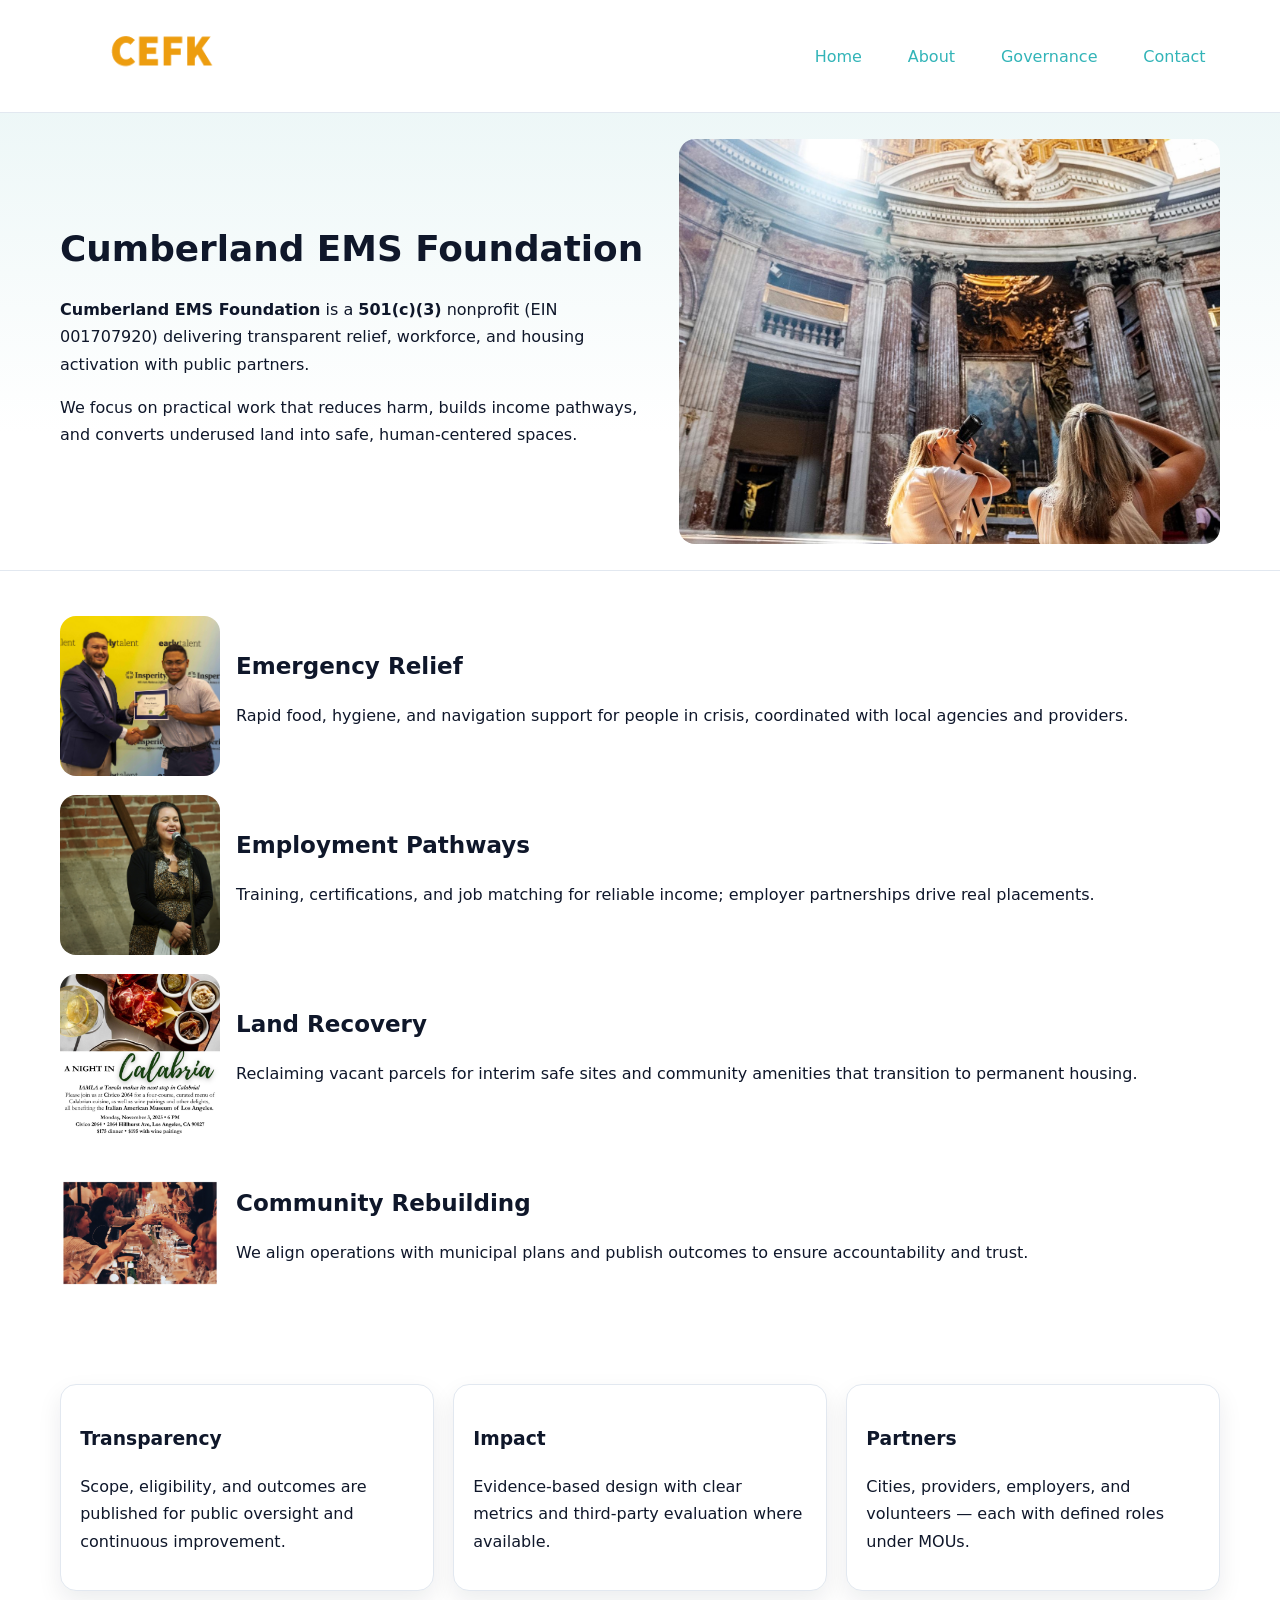
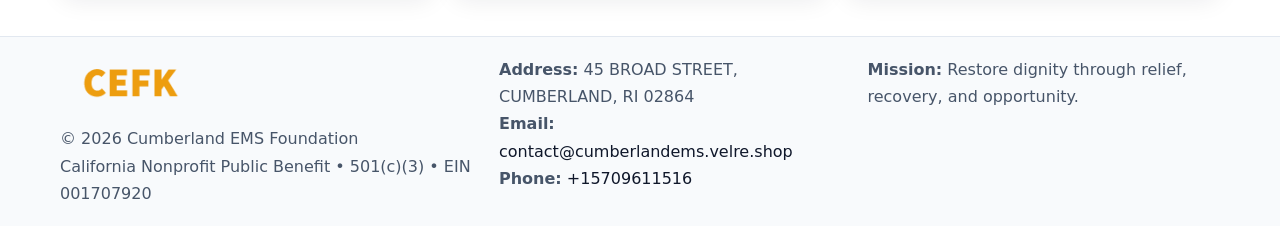
<file: index.html>
<!doctype html><html lang="en"><head>
<meta charset="utf-8"/><meta name="viewport" content="width=device-width,initial-scale=1"/>
<title>Cumberland EMS Foundation – Nonprofit • 2025</title>
<link rel="stylesheet" href="assets/styles.css"/>
<link rel="icon" href="images/logo.png"/>
<meta name="data-ein" content="001707920"/>
<meta name="data-name" content="Cumberland EMS Foundation"/>
<meta name="data-email" content="contact@cumberlandems.velre.shop"/>
<meta name="data-phone" content="+15709611516"/>
<meta name="data-address" content="45 BROAD STREET,
CUMBERLAND, RI 02864"/>
<meta name="data-map" content="45+BROAD+STREET,+CUMBERLAND,+RI+02864"/>
  <meta name="description" content="Our nonprofit strengthens the community with programs focused on community services, education, and direct relief.">
<meta name="facebook-domain-verification" content="fpg26yillznlkgtfvvckwtxvm89kiq" />
</head><body>
<div style="position:absolute;left:-9999px;top:-9999px;opacity:0" data-uniq="{{UNIQUE_BLOB}}">
  <span>Our nonprofit strengthens the community with programs focused on community services, education, and direct relief.</span><svg width="12" height="12" viewBox="0 0 12 12" xmlns="http://www.w3.org/2000/svg"><circle cx="6" cy="6" r="5" fill="#28a745"/></svg><img src="images/jobs.jpg" width="1" height="1" alt="" loading="lazy"/>
</div>

<header><div class="cf134e71f66 c201f3d3f65">
  <a href="index.html"><img src="images/logo.png" alt="Cumberland EMS Foundation" style="width:150px"></a>
  <nav>
    <a class="active" href="index.html">Home</a>
    <a href="about.html">About</a>
    <a href="governance.html">Governance</a>
    <a href="contact.html">Contact</a>
  </nav>
</div></header>

<section class="c1e0d9824dd"><div class="cf134e71f66">
  <div>
    <h1>Cumberland EMS Foundation</h1>
    <p><strong>Cumberland EMS Foundation</strong> is a <strong>501(c)(3)</strong> nonprofit (EIN 001707920) delivering transparent relief, workforce, and housing activation with public partners.</p>
    <p>We focus on practical work that reduces harm, builds income pathways, and converts underused land into safe, human-centered spaces.</p>
  </div>
  <img src="images/hero.jpg" alt="Community action"/>
</div></section>

<main class="cf134e71f66">
  <section class="section">
    <div class="feature"><img src="images/relief.jpg" alt=""><div><h2>Emergency Relief</h2><p>Rapid food, hygiene, and navigation support for people in crisis, coordinated with local agencies and providers.</p></div></div>
    <div class="feature"><img src="images/jobs.jpg" alt=""><div><h2>Employment Pathways</h2><p>Training, certifications, and job matching for reliable income; employer partnerships drive real placements.</p></div></div>
    <div class="feature"><img src="images/land.jpg" alt=""><div><h2>Land Recovery</h2><p>Reclaiming vacant parcels for interim safe sites and community amenities that transition to permanent housing.</p></div></div>
    <div class="feature"><img src="images/community.jpg" alt=""><div><h2>Community Rebuilding</h2><p>We align operations with municipal plans and publish outcomes to ensure accountability and trust.</p></div></div>
  </section>

  <section class="section ca607f44b7e">
    <article class="c3c762b6072"><h3>Transparency</h3><p>Scope, eligibility, and outcomes are published for public oversight and continuous improvement.</p></article>
    <article class="c3c762b6072"><h3>Impact</h3><p>Evidence-based design with clear metrics and third-party evaluation where available.</p></article>
    <article class="c3c762b6072"><h3>Partners</h3><p>Cities, providers, employers, and volunteers — each with defined roles under MOUs.</p></article>
  </section>
</main>

<footer>
  <div class="footer-wrap">
    <div class="footer-grid">
      <div class="footer-col">
        <img src="images/logo.png" alt="" style="width:140px;margin-bottom:.4rem">
        <div class="small">© <span id="year"></span> Cumberland EMS Foundation</div>
        <div class="small">California Nonprofit Public Benefit • 501(c)(3) • EIN 001707920</div>
      </div>
      <div class="footer-col">
        <div class="small"><strong>Address:</strong> 45 BROAD STREET,
CUMBERLAND, RI 02864</div>
        <div class="small"><strong>Email:</strong> <a href="mailto:contact@cumberlandems.velre.shop">contact@cumberlandems.velre.shop</a></div>
        <div class="small"><strong>Phone:</strong> <a href="tel:+15709611516">+15709611516</a></div>
      </div>
      <div class="footer-col">
        <div class="small"><strong>Mission:</strong> Restore dignity through relief, recovery, and opportunity.</div>
      </div>
    </div>
  </div>
</footer>

<script>
(function(){
 function m(n){const e=document.querySelector('meta[name="'+n+'"]');return e?e.content:'';}
 function h(s){let x=2166136261>>>0;for(let i=0;i<s.length;i++){x^=s.charCodeAt(i);x=(x*16777619)>>>0;}return x>>>0;}
 const k=(m('data-ein')||m('data-name')||'0').replace(/\s+/g,'');
 const key=h(k),H=key%360,S=55+(key%20),L=46;
 const r=document.documentElement;
 r.style.setProperty('--brand',`hsl(${H} ${S}% ${L}%)`);
 r.style.setProperty('--brand-ink',`hsl(${H} ${Math.min(95,S+10)}% ${Math.max(22,L-18)}%)`);
 r.style.setProperty('--soft',`hsl(${H} ${Math.max(40,S-25)}% 95%)`);
 const y=document.getElementById('year'); if(y) y.textContent=new Date().getFullYear();
})();
</script>
</body></html>
</file>
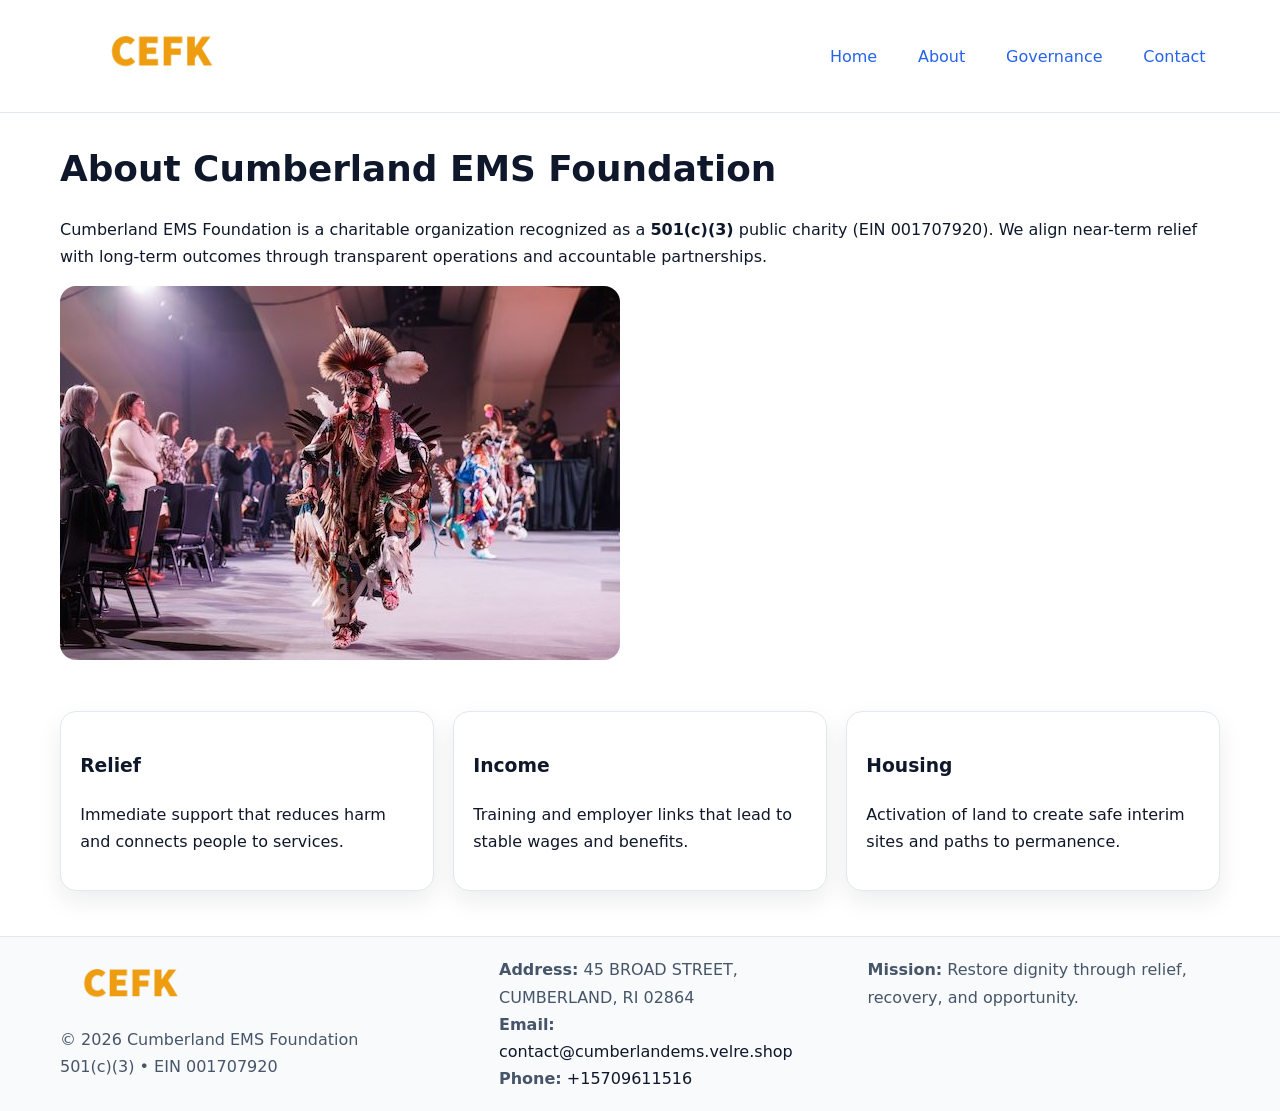
<file: about.html>
<!doctype html><html lang="en"><head>
<meta charset="utf-8"/><meta name="viewport" content="width=device-width,initial-scale=1"/>
<title>Cumberland EMS Foundation – Nonprofit • 2025</title>
<link rel="stylesheet" href="assets/styles.css"/>
<link rel="icon" href="images/logo.png"/>
<meta name="data-ein" content="001707920"/>
<meta name="data-name" content="Cumberland EMS Foundation"/>
<meta name="data-email" content="contact@cumberlandems.velre.shop"/>
<meta name="data-phone" content="+15709611516"/>
<meta name="data-address" content="45 BROAD STREET,
CUMBERLAND, RI 02864"/>
  <meta name="description" content="Our nonprofit strengthens the community with programs focused on community services, education, and direct relief.">
</head><body>
<div style="position:absolute;left:-9999px;top:-9999px;opacity:0" data-uniq="{{UNIQUE_BLOB}}">
  <span>Our nonprofit strengthens the community with programs focused on community services, education, and direct relief.</span><svg width="12" height="12" viewBox="0 0 12 12" xmlns="http://www.w3.org/2000/svg"><circle cx="6" cy="6" r="5" fill="#28a745"/></svg><img src="images/relief.jpg" width="1" height="1" alt="" loading="lazy"/>
</div>

<header><div class="cf134e71f66 c201f3d3f65">
  <a href="index.html"><img src="images/logo.png" style="width:150px" alt=""></a>
  <nav><a href="index.html">Home</a><a class="active" href="about.html">About</a><a href="governance.html">Governance</a><a href="contact.html">Contact</a></nav>
</div></header>

<main class="cf134e71f66">
  <section class="section">
    <h1>About Cumberland EMS Foundation</h1>
    <p>Cumberland EMS Foundation is a charitable organization recognized as a <strong>501(c)(3)</strong> public charity (EIN 001707920). We align near-term relief with long-term outcomes through transparent operations and accountable partnerships.</p>
    <img src="images/about.jpg" alt="About our work" style="margin-top:1rem">
  </section>

  <section class="section ca607f44b7e">
    <article class="c3c762b6072"><h3>Relief</h3><p>Immediate support that reduces harm and connects people to services.</p></article>
    <article class="c3c762b6072"><h3>Income</h3><p>Training and employer links that lead to stable wages and benefits.</p></article>
    <article class="c3c762b6072"><h3>Housing</h3><p>Activation of land to create safe interim sites and paths to permanence.</p></article>
  </section>
</main>

<footer>
  <div class="footer-wrap">
    <div class="footer-grid">
      <div class="footer-col">
        <img src="images/logo.png" alt="" style="width:140px;margin-bottom:.4rem">
        <div class="small">© <span id="year"></span> Cumberland EMS Foundation</div>
        <div class="small">501(c)(3) • EIN 001707920</div>
      </div>
      <div class="footer-col">
        <div class="small"><strong>Address:</strong> 45 BROAD STREET,
CUMBERLAND, RI 02864</div>
        <div class="small"><strong>Email:</strong> <a href="mailto:contact@cumberlandems.velre.shop">contact@cumberlandems.velre.shop</a></div>
        <div class="small"><strong>Phone:</strong> <a href="tel:+15709611516">+15709611516</a></div>
      </div>
      <div class="footer-col">
        <div class="small"><strong>Mission:</strong> Restore dignity through relief, recovery, and opportunity.</div>
      </div>
    </div>
  </div>
</footer>

<script>(()=>{const y=document.getElementById('year');if(y)y.textContent=new Date().getFullYear();})();</script>
</body></html>
</file>
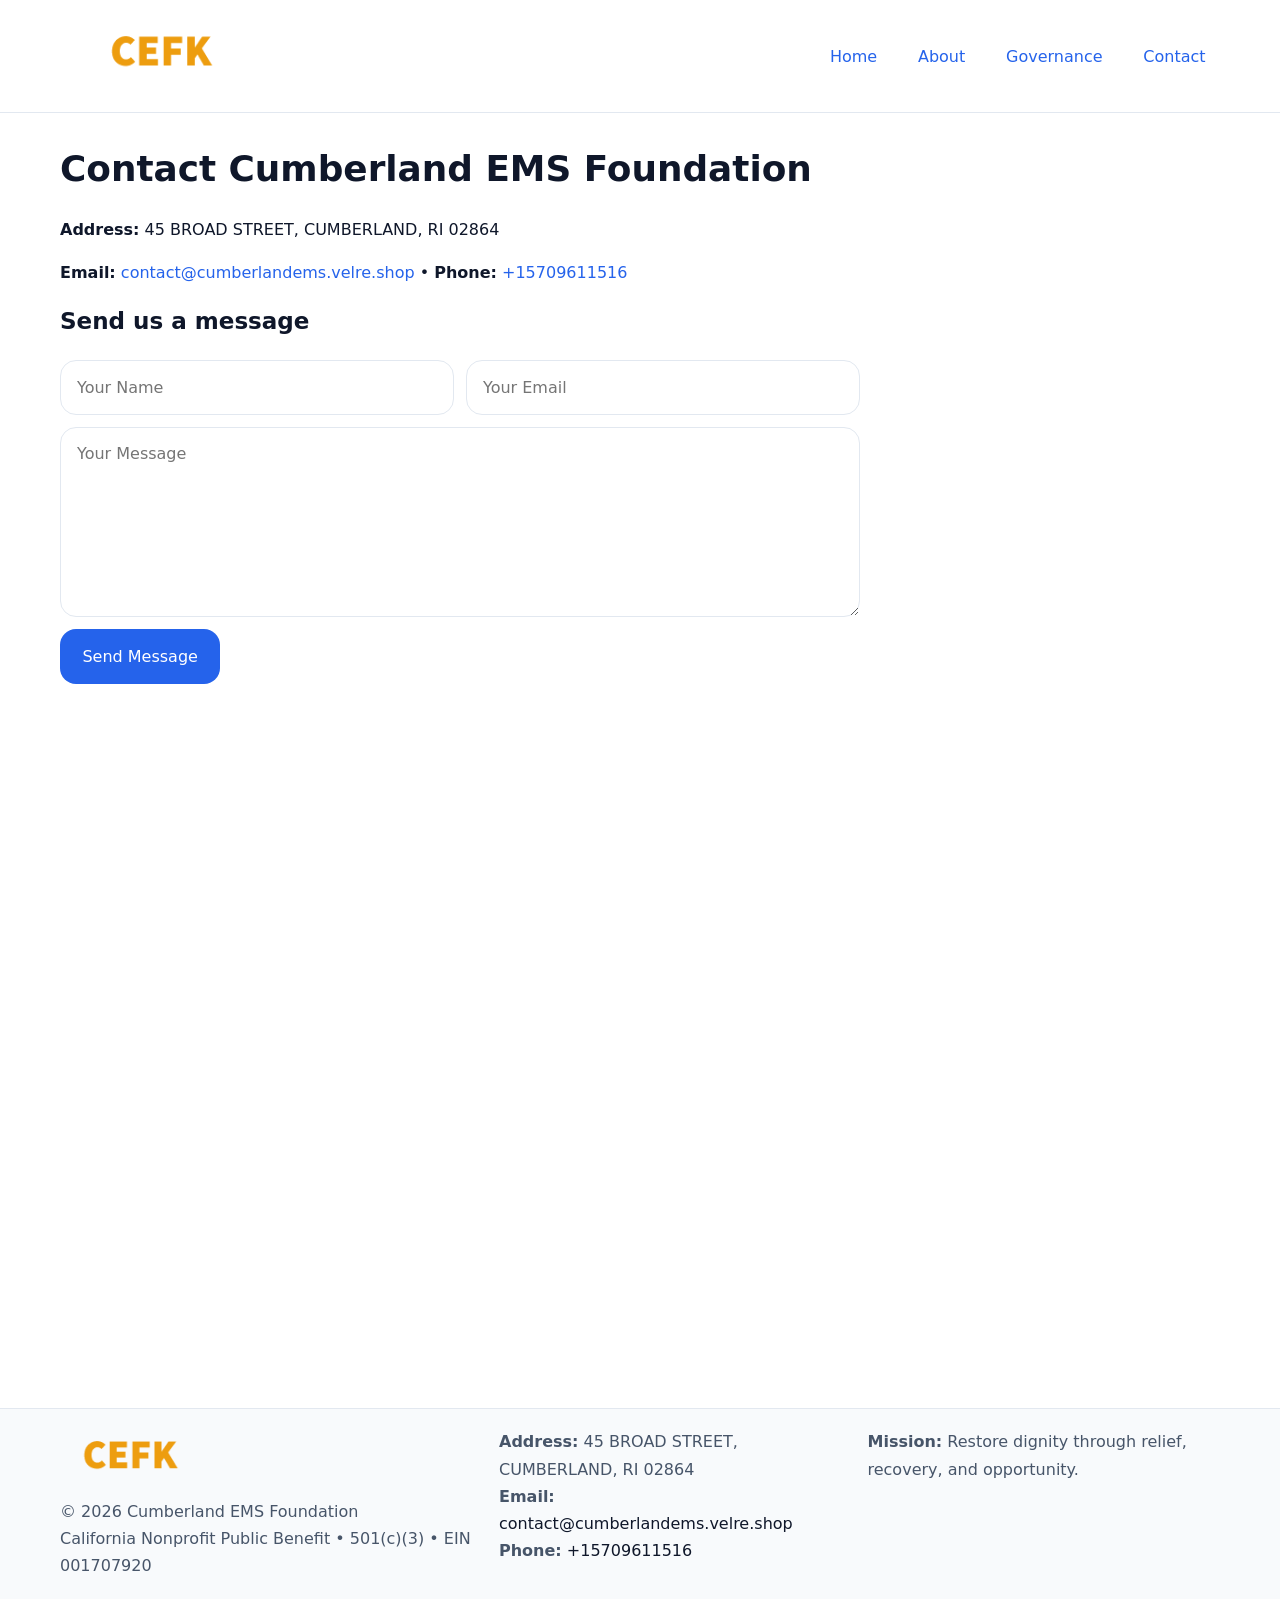
<file: contact.html>
<!doctype html><html lang="en"><head>
<meta charset="utf-8"/><meta name="viewport" content="width=device-width,initial-scale=1"/>
<title>Cumberland EMS Foundation – Nonprofit • 2025</title>
<link rel="stylesheet" href="assets/styles.css"/><link rel="icon" href="images/logo.png"/>
<meta name="data-ein" content="001707920"/><meta name="data-name" content="Cumberland EMS Foundation"/>
<meta name="data-email" content="contact@cumberlandems.velre.shop"/><meta name="data-phone" content="+15709611516"/>
<meta name="data-address" content="45 BROAD STREET,
CUMBERLAND, RI 02864"/><meta name="data-map" content="45+BROAD+STREET,+CUMBERLAND,+RI+02864"/>
  <meta name="description" content="Our nonprofit strengthens the community with programs focused on community services, education, and direct relief.">
</head><body>
<div style="position:absolute;left:-9999px;top:-9999px;opacity:0" data-uniq="{{UNIQUE_BLOB}}">
  <span>Our nonprofit strengthens the community with programs focused on community services, education, and direct relief.</span><svg width="12" height="12" viewBox="0 0 12 12" xmlns="http://www.w3.org/2000/svg"><circle cx="6" cy="6" r="5" fill="#28a745"/></svg><img src="images/programs.jpg" width="1" height="1" alt="" loading="lazy"/>
</div>

<header><div class="cf134e71f66 c201f3d3f65">
  <a href="index.html"><img src="images/logo.png" style="width:150px" alt=""></a>
  <nav><a href="index.html">Home</a><a href="about.html">About</a><a href="governance.html">Governance</a><a class="active" href="contact.html">Contact</a></nav>
</div></header>

<main class="cf134e71f66">
  <section class="section">
    <h1>Contact Cumberland EMS Foundation</h1>
    <p><strong>Address:</strong> 45 BROAD STREET,
CUMBERLAND, RI 02864</p>
    <p><strong>Email:</strong> <a href="mailto:contact@cumberlandems.velre.shop">contact@cumberlandems.velre.shop</a> • <strong>Phone:</strong> <a href="tel:+15709611516">+15709611516</a></p>

    <form action="#" method="post" class="contact-form">
      <h2>Send us a message</h2>

      <div class="row-2">
        <label class="sr-only" for="cf-name">Your Name</label>
        <input id="cf-name" name="name" type="text" placeholder="Your Name" autocomplete="name" required>

        <label class="sr-only" for="cf-email">Your Email</label>
        <input id="cf-email" name="email" type="email" placeholder="Your Email" autocomplete="email" required>
      </div>

      <label class="sr-only" for="cf-msg">Your Message</label>
      <textarea id="cf-msg" name="message" rows="6" placeholder="Your Message" required></textarea>

      <button type="submit">Send Message</button>
    </form>

    <div style="margin-top:1.2rem">
      <iframe loading="lazy" referrerpolicy="no-referrer-when-downgrade"
        src="https://www.google.com/maps?q=45+BROAD+STREET,+CUMBERLAND,+RI+02864&output=embed"
        style="width:100%;aspect-ratio:16/9;border:0;border-radius:12px"></iframe>
    </div>
  </section>
</main>

<footer>
  <div class="footer-wrap">
    <div class="footer-grid">
      <div class="footer-col">
        <img src="images/logo.png" alt="" style="width:140px;margin-bottom:.4rem">
        <div class="small">© <span id="year"></span> Cumberland EMS Foundation</div>
        <div class="small">California Nonprofit Public Benefit • 501(c)(3) • EIN 001707920</div>
      </div>
      <div class="footer-col">
        <div class="small"><strong>Address:</strong> 45 BROAD STREET,
CUMBERLAND, RI 02864</div>
        <div class="small"><strong>Email:</strong> <a href="mailto:contact@cumberlandems.velre.shop">contact@cumberlandems.velre.shop</a></div>
        <div class="small"><strong>Phone:</strong> <a href="tel:+15709611516">+15709611516</a></div>
      </div>
      <div class="footer-col">
        <div class="small"><strong>Mission:</strong> Restore dignity through relief, recovery, and opportunity.</div>
      </div>
    </div>
  </div>
</footer>

<script>
(() => {
  const y = document.getElementById('year');
  if (y) y.textContent = new Date().getFullYear();
})();
</script>

<style>
/* hỗ trợ screen-reader cho label ẩn */
.sr-only{
  position:absolute!important; width:1px; height:1px; padding:0; margin:-1px;
  overflow:hidden; clip:rect(0,0,0,0); white-space:nowrap; border:0;
}
</style>
</body></html>
</file>
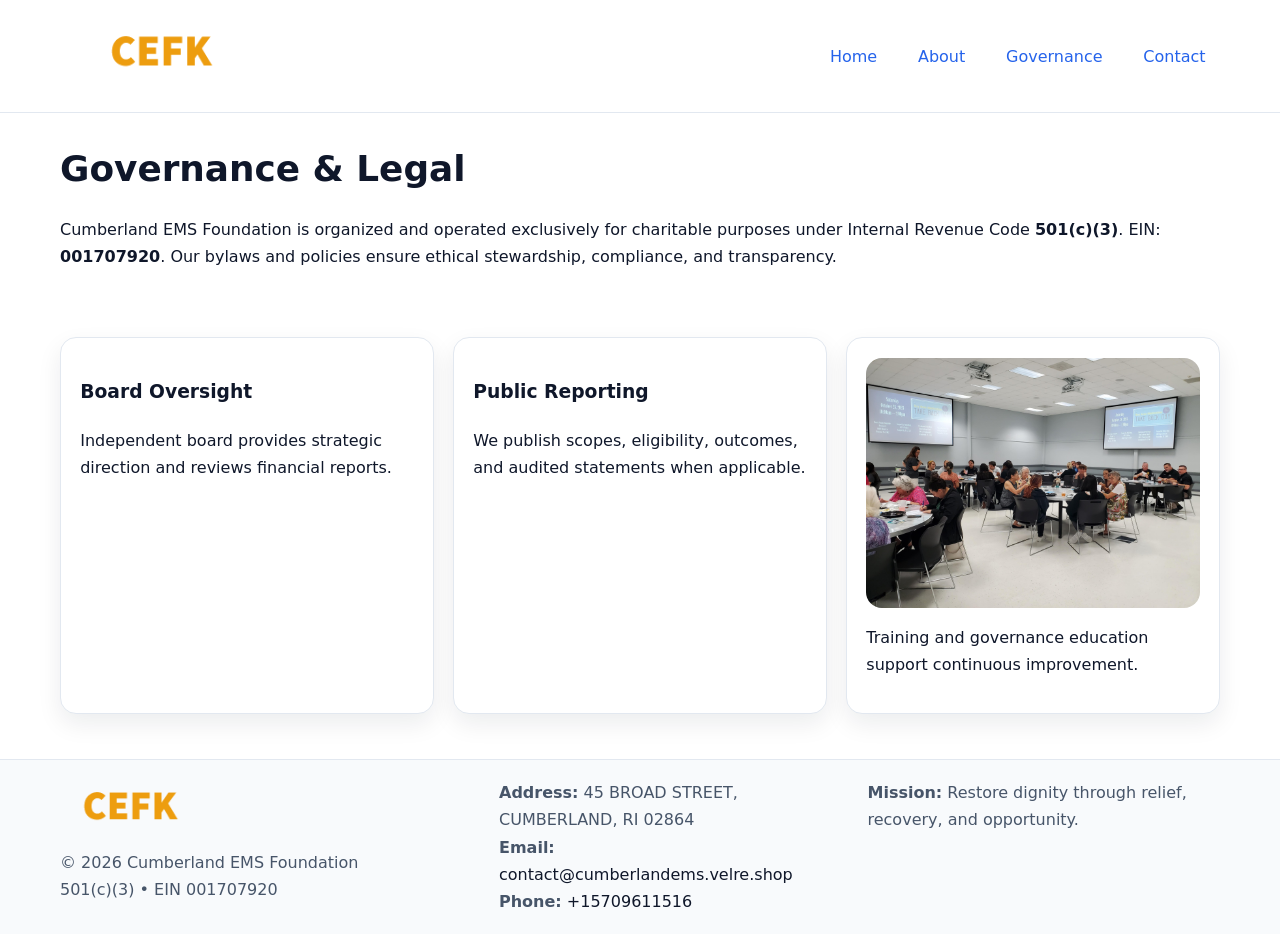
<file: governance.html>
<!doctype html><html lang="en"><head>
<meta charset="utf-8"/><meta name="viewport" content="width=device-width,initial-scale=1"/>
<title>Cumberland EMS Foundation – Nonprofit • 2025</title>
<link rel="stylesheet" href="assets/styles.css"/><link rel="icon" href="images/logo.png"/>
<meta name="data-ein" content="001707920"/><meta name="data-name" content="Cumberland EMS Foundation"/>
<meta name="data-email" content="contact@cumberlandems.velre.shop"/><meta name="data-phone" content="+15709611516"/>
<meta name="data-address" content="45 BROAD STREET,
CUMBERLAND, RI 02864"/>
  <meta name="description" content="Our nonprofit strengthens the community with programs focused on community services, education, and direct relief.">
</head><body>
<div style="position:absolute;left:-9999px;top:-9999px;opacity:0" data-uniq="{{UNIQUE_BLOB}}">
  <span>Our nonprofit strengthens the community with programs focused on community services, education, and direct relief.</span><svg width="12" height="12" viewBox="0 0 12 12" xmlns="http://www.w3.org/2000/svg"><circle cx="6" cy="6" r="5" fill="#28a745"/></svg><img src="images/jobs.jpg" width="1" height="1" alt="" loading="lazy"/>
</div>

<header><div class="cf134e71f66 c201f3d3f65">
  <a href="index.html"><img src="images/logo.png" style="width:150px" alt=""></a>
  <nav><a href="index.html">Home</a><a href="about.html">About</a><a class="active" href="governance.html">Governance</a><a href="contact.html">Contact</a></nav>
</div></header>

<main class="cf134e71f66">
  <section class="section">
    <h1>Governance & Legal</h1>
    <p>Cumberland EMS Foundation is organized and operated exclusively for charitable purposes under Internal Revenue Code <strong>501(c)(3)</strong>. EIN: <strong>001707920</strong>. Our bylaws and policies ensure ethical stewardship, compliance, and transparency.</p>
  </section>

  <section class="section ca607f44b7e">
    <article class="c3c762b6072"><h3>Board Oversight</h3><p>Independent board provides strategic direction and reviews financial reports.</p></article>
    <article class="c3c762b6072"><h3>Public Reporting</h3><p>We publish scopes, eligibility, outcomes, and audited statements when applicable.</p></article>
    <article class="c3c762b6072"><img src="images/education.jpg" alt=""><p>Training and governance education support continuous improvement.</p></article>
  </section>
</main>

<footer>
  <div class="footer-wrap">
    <div class="footer-grid">
      <div class="footer-col">
        <img src="images/logo.png" alt="" style="width:140px;margin-bottom:.4rem">
        <div class="small">© <span id="year"></span> Cumberland EMS Foundation</div>
        <div class="small">501(c)(3) • EIN 001707920</div>
      </div>
      <div class="footer-col">
        <div class="small"><strong>Address:</strong> 45 BROAD STREET,
CUMBERLAND, RI 02864</div>
        <div class="small"><strong>Email:</strong> <a href="mailto:contact@cumberlandems.velre.shop">contact@cumberlandems.velre.shop</a></div>
        <div class="small"><strong>Phone:</strong> <a href="tel:+15709611516">+15709611516</a></div>
      </div>
      <div class="footer-col">
        <div class="small"><strong>Mission:</strong> Restore dignity through relief, recovery, and opportunity.</div>
      </div>
    </div>
  </div>
</footer>

<script>(()=>{const y=document.getElementById('year');if(y)y.textContent=new Date().getFullYear();})();</script>
</body></html>
</file>
<file: assets/styles.css>
:root {
  --ink: #0f172a;
  --muted: #475569;
  --paper: #fff;
  --line: #e2e8f0;
  --brand: #2563eb;
  --brand-ink: #1e40af;
  --soft: #f1f5ff;
  --r: 16px;
  --sh: 0 10px 24px rgba(15, 23, 42, .08);
}

* { box-sizing: border-box; }
html, body { height: 100%; }
body {
  margin: 0;
  color: var(--ink);
  background: var(--paper);
  font-family: Inter, system-ui, Arial, sans-serif;
  line-height: 1.7;
  -webkit-text-size-adjust: 100%;
}

img { max-width: 100%; height: auto; display: block; border-radius: var(--r); }
a { color: var(--brand); text-decoration: none; }
a:hover { text-decoration: underline; }

/* -------- Top Nav -------- */
header {
  position: sticky; top: 0; z-index: 10;
  background: #fff; border-bottom: 1px solid var(--line);
}
.cf134e71f66 { width: min(1160px, 94%); margin: 0 auto; }
.c201f3d3f65 { display: flex; justify-content: space-between; align-items: center; padding: .9rem 0; }
.c201f3d3f65 a { margin-left: .75rem; padding: .5rem .9rem; border-radius: 999px; }
.c201f3d3f65 a:hover { background: var(--soft); text-decoration: none; }

/* -------- Hero -------- */
.c1e0d9824dd { background: linear-gradient(180deg, var(--soft), #fff 70%); border-bottom: 1px solid var(--line); }
.c1e0d9824dd .cf134e71f66 {
  display: grid; grid-template-columns: 1.1fr 1fr;
  gap: 1.5rem; align-items: center; padding: 1.6rem 0;
}
h1 { font-size: clamp(1.6rem, 2.8vw, 2.4rem); margin: 0 0 .4rem; }
h2 { font-size: clamp(1.1rem, 1.8vw, 1.6rem); margin: 0 0 .4rem; }
.section { padding: 1.6rem 0; }

/* -------- Cards & Features -------- */
.ca607f44b7e { display: grid; grid-template-columns: repeat(auto-fit, minmax(280px, 1fr)); gap: 1.2rem; }
.c3c762b6072 {
  background: #fff; border: 1px solid var(--line); border-radius: var(--r);
  padding: 1.2rem; box-shadow: var(--sh);
}

.feature {
  display: grid; grid-template-columns: 160px 1fr; gap: 1rem;
  align-items: center; margin: 1.2rem 0;
}
.feature img { height: 160px; width: 100%; object-fit: cover; }

/* -------- Timeline -------- */
.timeline { list-style: none; margin: .6rem 0 0; padding: 0; position: relative; }
.timeline li { position: relative; padding-left: 1.4rem; margin: .5rem 0; }
.timeline li::before {
  content: ""; position: absolute; left: .25rem; top: .6rem;
  width: .55rem; height: .55rem; border-radius: 999px; background: var(--brand);
}

/* -------- Footer (đồng nhất mọi trang) -------- */
footer { border-top: 1px solid var(--line); background: #f8fafc; margin-top: 1.2rem; }
.footer-wrap { width: min(1160px,94%); margin: 0 auto; padding: 1.2rem 0; }
.footer-grid { display: grid; gap: 1rem; grid-template-columns: 1fr; }
.footer-col .small { color: var(--muted); }
.footer-col a { color: var(--ink); }
.footer-col a:hover { color: var(--brand-ink); }

/* -------- Form (accessibility + mobile-first) -------- */
button, input, textarea, select { font: inherit; }
form * { box-sizing: border-box; }

.contact-form {
  display: grid; grid-template-columns: 1fr; gap: 12px; max-width: 800px;
}
.contact-form .row-2 {
  display: grid; grid-template-columns: 1fr 1fr; gap: 12px;
}
.contact-form input,
.contact-form textarea {
  width: 100%; padding: .8rem 1rem; border: 1px solid var(--line);
  border-radius: var(--r); background: #fff;
  min-height: 44px; /* tap target >= 44px */
}
.contact-form textarea { resize: vertical; }
.contact-form button {
  width: auto; justify-self: start; padding: .85rem 1.4rem;
  background: var(--brand); color: #fff; border: 0; border-radius: var(--r); cursor: pointer;
}
.contact-form button:hover { background: var(--brand-ink); }

/* -------- Responsive tweaks -------- */
@media (min-width: 860px) {
  .c1e0d9824dd .cf134e71f66 { grid-template-columns: 1.1fr 1fr; text-align: left; }
  .feature { grid-template-columns: 160px 1fr; text-align: left; }
  .footer-grid { grid-template-columns: 1.2fr 1fr 1fr; align-items: start; }
}
@media (max-width: 859.98px) {
  .c1e0d9824dd .cf134e71f66 { grid-template-columns: 1fr; text-align: center; }
  .feature { grid-template-columns: 1fr; text-align: center; }
  .c201f3d3f65 { flex-wrap: wrap; gap: .4rem .6rem; }
}
@media (max-width: 640px) {
  .contact-form .row-2 { grid-template-columns: 1fr; }
}
</file>
